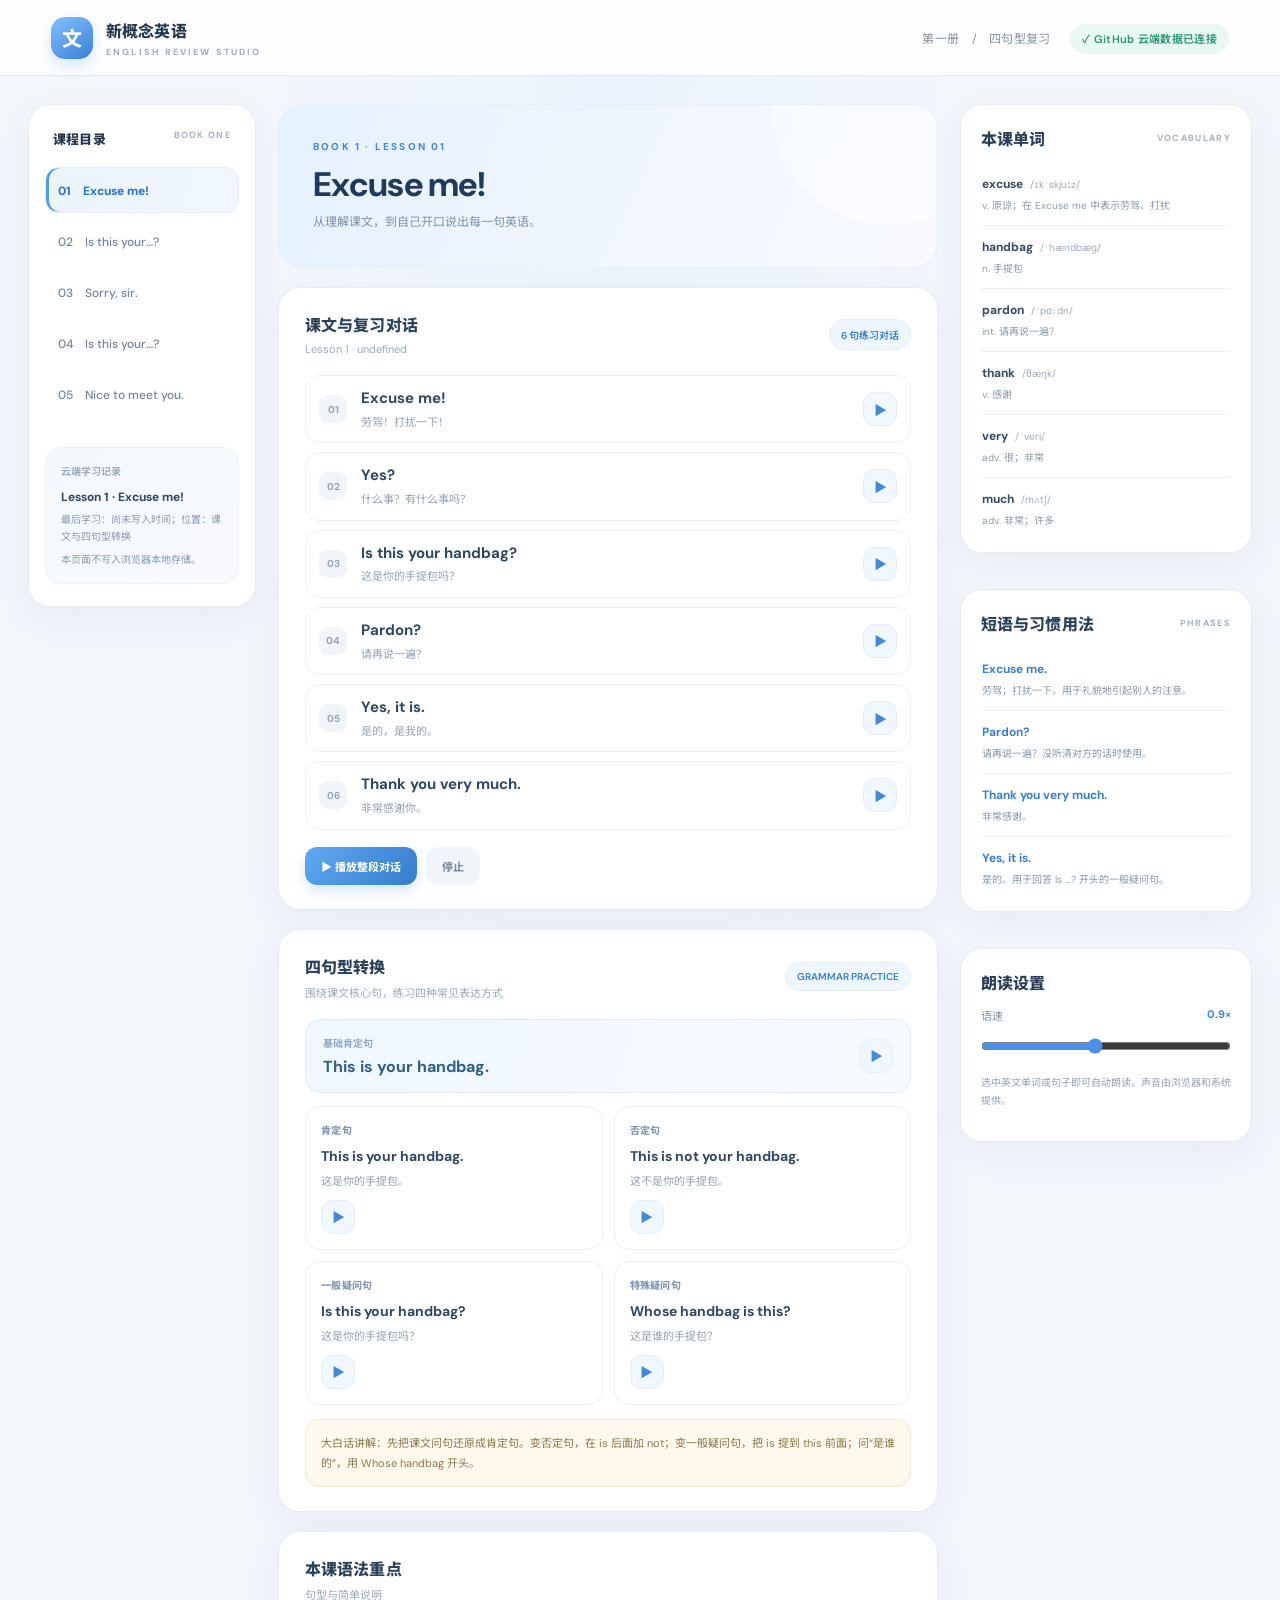
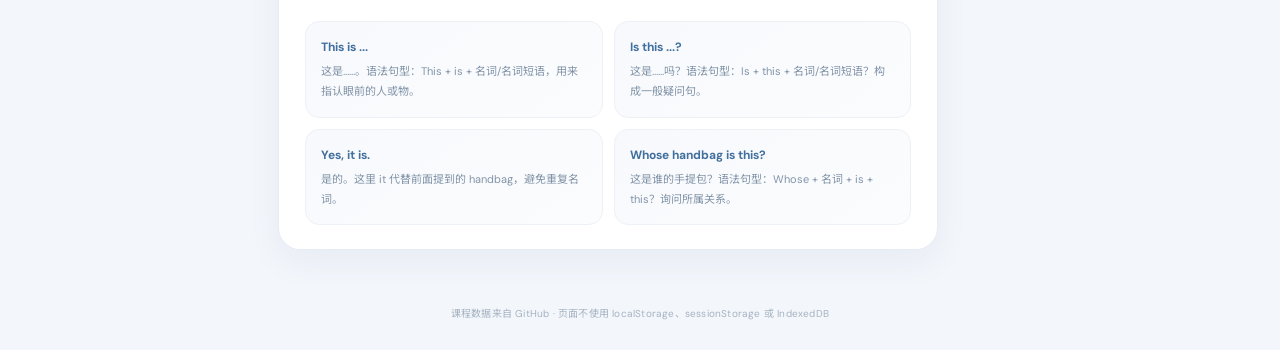
<file: index.html>
<!doctype html>
<html lang="zh-CN"><head><meta charset="utf-8"><meta name="viewport" content="width=device-width,initial-scale=1"><meta http-equiv="Cache-Control" content="no-store"><title>新概念英语第一册 · 复习室</title><link rel="stylesheet" href="style.css"></head><body>
<header><div class="brand"><span class="logo">文</span><div>新概念英语<small>ENGLISH REVIEW STUDIO</small></div></div><div class="top">第一册　/　四句型复习 <span id="cloud">正在连接 GitHub…</span></div></header>
<div class="layout"><aside class="panel side"><h4>课程目录 <small>BOOK ONE</small></h4><button class="lesson active" data-lesson="1">01　Excuse me!</button><button class="lesson" data-lesson="2">02　Is this your…?</button><button class="lesson" data-lesson="3">03　Sorry, sir.</button><button class="lesson" data-lesson="4">04　Is this your…?</button><button class="lesson" data-lesson="5">05　Nice to meet you.</button><div class="history"><label>云端学习记录</label><b id="progressTitle">正在读取…</b><p id="progressTime">从 GitHub progress.json 读取</p><p class="hint">本页面不写入浏览器本地存储。</p></div></aside>
<main><section class="hero"><label>BOOK 1 · LESSON 01</label><h1 id="lessonTitle">Excuse me!</h1><p>从理解课文，到自己开口说出每一句英语。</p></section>
<section class="panel block"><div class="head"><div><h2>课文与复习对话</h2><p id="lessonSub">Lesson 1 · 对话精读</p></div><span class="tag" id="count">6 句对话</span></div><div id="dialogue" class="dialogue"></div><div class="actions"><button class="primary" id="playAll">▶ 播放整段对话</button><button class="soft" id="stop">停止</button></div></section>
<section class="panel block"><div class="head"><div><h2>四句型转换</h2><p>围绕课文核心句，练习四种常见表达方式</p></div><span class="tag">GRAMMAR PRACTICE</span></div><div class="base"><div><small>基础肯定句</small><b id="base"></b></div><button class="sound" data-speak="base">▶</button></div><div id="types" class="types"></div><div class="explain">大白话讲解：先把课文问句还原成肯定句。变否定句，在 is 后面加 not；变一般疑问句，把 is 提到 this 前面；问“是谁的”，用 Whose handbag 开头。</div></section>
<section class="panel block"><div class="head"><div><h2>本课语法重点</h2><p>句型与简单说明</p></div></div><div id="grammar" class="grammar"></div></section></main>
<aside class="right"><section class="panel block"><div class="head"><h3>本课单词</h3><small>VOCABULARY</small></div><div id="words"></div></section><section class="panel block"><div class="head"><h3>短语与习惯用法</h3><small>PHRASES</small></div><div id="phrases"></div></section><section class="panel block"><div class="head"><h3>朗读设置</h3></div><label class="rate">语速 <b id="rateVal">0.9×</b></label><input id="rate" type="range" min=".65" max="1.2" step=".05" value=".9"><p class="hint">选中英文单词或句子即可自动朗读。声音由浏览器和系统提供。</p></section></aside></div><footer>课程数据来自 GitHub · 页面不使用 localStorage、sessionStorage 或 IndexedDB</footer>
<script src="app.js"></script></body></html>
</file>
<file: style.css>
@import url('https://fonts.googleapis.com/css2?family=DM+Sans:wght@400;500;600;700;800&family=Noto+Sans+SC:wght@400;500;600;700;800&display=swap');
:root{
 --blue:#397fce;--blue2:#65a6ef;--ink:#23364d;--muted:#8495a9;--line:#e7edf5;
 --bg:#f3f6fb;--surface:#fff;--pale:#edf5ff;--shadow:0 12px 34px rgba(37,68,105,.055);
 --radius:22px;
}
*{box-sizing:border-box}
html{scroll-behavior:smooth}
body{margin:0;background:radial-gradient(ellipse at 48% 0%,#eaf3ff 0,transparent 38%),var(--bg);color:var(--ink);font:14px 'DM Sans','Noto Sans SC',sans-serif;-webkit-font-smoothing:antialiased}
button,input{font:inherit}
button{transition:transform .18s ease,box-shadow .18s ease,background .18s ease}
button:focus-visible{outline:3px solid rgba(67,139,220,.28);outline-offset:2px}
header{height:76px;background:rgba(255,255,255,.88);backdrop-filter:blur(18px);-webkit-backdrop-filter:blur(18px);border-bottom:1px solid rgba(224,233,243,.9);display:flex;align-items:center;justify-content:space-between;padding:0 max(4vw,24px);position:sticky;top:0;z-index:10}
.brand{display:flex;align-items:center;gap:13px;font-weight:800;font-size:16px;letter-spacing:.1px}
.brand small{display:block;font-size:9px;letter-spacing:2.1px;color:#9aabbd;margin-top:4px;font-weight:700}
.logo{width:42px;height:42px;border-radius:14px;background:linear-gradient(145deg,#83c1ff,#397fd4);display:grid;place-items:center;color:white;font-size:20px;box-shadow:0 6px 14px rgba(64,137,214,.22)}
.top{color:#8192a6;font-size:12px;letter-spacing:.3px}
.top span{margin-left:16px;color:#269574;background:#eaf8f2;padding:8px 12px;border-radius:99px;font-size:11px;font-weight:600}
.layout{max-width:1680px;margin:28px auto;padding:0 28px;display:grid;grid-template-columns:228px minmax(460px,1fr) 292px;gap:22px;align-items:start}
.panel{background:rgba(255,255,255,.96);border:1px solid rgba(228,235,244,.95);border-radius:var(--radius);box-shadow:var(--shadow)}
.side,.right{position:sticky;top:98px}
.side{padding:22px 16px}
.side h4{font-size:13px;margin:2px 8px 19px;font-weight:800;letter-spacing:.2px}
.side h4 small{float:right;color:#a4b2c1;font-size:9px;letter-spacing:1.3px;font-weight:700}
.lesson{display:flex;align-items:center;width:100%;text-align:left;border:1px solid transparent;background:transparent;padding:13px 12px;border-radius:13px;color:#71849b;font-size:12px;margin:5px 0;cursor:pointer;font-weight:500}
.lesson:hover{background:#f5f8fc;color:#397fce;transform:translateX(2px)}
.lesson.active{background:linear-gradient(105deg,#eaf4ff,#f2f7ff);border-color:#e2efff;color:#2876ca;font-weight:800;box-shadow:inset 3px 0 #5598e5}
.history{margin-top:30px;background:linear-gradient(145deg,#f4f8fd,#f8faff);border:1px solid #edf2f8;border-radius:16px;padding:15px}
.history label{display:block;color:#94a6ba;font-size:10px;margin-bottom:9px;font-weight:600}
.history b{font-size:12px;color:#304761}
.history p{font-size:10px;color:#899bb0;line-height:1.7;margin:6px 0 0}
main{min-width:0}
.hero{position:relative;overflow:hidden;background:linear-gradient(115deg,#e5f1ff 0%,#f1f6ff 58%,#f8faff 100%);border:1px solid #e6f0fc;border-radius:25px;padding:31px 34px;margin-bottom:19px;min-height:164px}
.hero:after{content:"";position:absolute;width:230px;height:230px;border-radius:50%;right:-65px;top:-110px;background:rgba(255,255,255,.34);pointer-events:none}
.hero label{font-size:10px;letter-spacing:2.2px;color:#4389d6;font-weight:800}
.hero h1{font-size:34px;line-height:1.15;letter-spacing:-.7px;margin:11px 0 8px;color:#203a59}
.hero p{margin:0;color:#7f94ad;font-size:12px;line-height:1.7}
.block{padding:24px 26px;margin-bottom:19px}
.head{display:flex;align-items:center;justify-content:space-between;gap:12px;margin-bottom:19px}
.head h2,.head h3{font-size:16px;margin:0;font-weight:800;letter-spacing:.1px;color:#2b4059}
.head p{font-size:11px;color:#9aabbd;margin:6px 0 0}
.head small{font-size:9px;color:#a2b1c1;letter-spacing:1.35px;font-weight:700}
.tag{font-size:10px;color:#397fce;background:#eef6ff;border:1px solid #e3effd;padding:7px 11px;border-radius:99px;white-space:nowrap;font-weight:600}
.dialogue{display:grid;gap:9px}
.line{display:grid;grid-template-columns:30px minmax(0,1fr) 34px;gap:12px;align-items:center;border:1px solid #edf1f6;border-radius:15px;padding:12px 13px;background:#fff;transition:border-color .18s,background .18s,transform .18s}
.line:hover{border-color:#dceafb;background:#fbfdff;transform:translateY(-1px)}
.num{width:28px;height:28px;border-radius:9px;background:#f1f5fa;color:#91a2b5;display:grid;place-items:center;font-size:10px;font-weight:700}
.en{font-size:15px;font-weight:700;color:#304762;line-height:1.45;cursor:text}
.zh{font-size:11px;color:#94a4b6;margin-top:4px;line-height:1.5}
.sound{border:1px solid #e4effc;background:#f0f7ff;color:#4389d6;border-radius:11px;width:34px;height:34px;cursor:pointer;font-size:13px;display:grid;place-items:center}
.sound:hover{background:#e2f0ff;border-color:#cfe3fb;box-shadow:0 4px 10px rgba(65,135,210,.12);transform:translateY(-1px)}
.actions{display:flex;gap:9px;margin-top:17px}
.primary,.soft{border:0;border-radius:12px;padding:11px 16px;font-size:11px;font-weight:700;cursor:pointer}
.primary{background:linear-gradient(130deg,#62a8f1,#347dcc);color:white;box-shadow:0 6px 13px rgba(58,127,203,.18)}
.primary:hover{box-shadow:0 9px 17px rgba(58,127,203,.24);transform:translateY(-1px)}
.soft{background:#f1f5f9;color:#71849a}
.soft:hover{background:#e8eef5}
.base{background:linear-gradient(110deg,#f0f7ff,#f7faff);border:1px solid #e2edfb;border-radius:15px;padding:15px 17px;display:flex;justify-content:space-between;align-items:center;margin-bottom:13px}
.base small{display:block;color:#8ca5c0;font-size:10px;margin-bottom:6px;font-weight:600}
.base b{color:#315d8b;font-size:16px}
.types{display:grid;grid-template-columns:1fr 1fr;gap:11px}
.type{border:1px solid #eaf0f6;border-radius:15px;padding:15px;background:#fff;transition:border-color .18s,box-shadow .18s}
.type:hover{border-color:#d9e9fa;box-shadow:0 6px 18px rgba(40,83,130,.045)}
.type label{display:block;color:#8198b0;font-size:10px;font-weight:800;margin-bottom:9px;letter-spacing:.3px}
.type strong{font-size:14px;line-height:1.5;color:#304863;overflow-wrap:anywhere}
.type p{font-size:11px;color:#93a3b5;margin:6px 0 0;line-height:1.55}
.type .sound{margin-top:10px}
.explain{background:#fff9ed;border:1px solid #f4e8ce;border-radius:14px;padding:13px 15px;color:#90784d;font-size:11px;line-height:1.85;margin-top:14px}
.grammar{display:grid;grid-template-columns:1fr 1fr;gap:11px}
.grammar-item{padding:15px;background:linear-gradient(145deg,#f7f9fc,#fbfcfe);border:1px solid #edf1f6;border-radius:14px}
.grammar-item b{font-size:12px;color:#416f9e}
.grammar-item p{font-size:11px;color:#8294a8;line-height:1.8;margin:7px 0 0}
.right{display:grid;gap:17px}
.right .block{padding:21px 20px}
.right .head{margin-bottom:13px}
.word,.phrase{padding:11px 1px;border-bottom:1px solid #eef2f6}
.word:last-child,.phrase:last-child{border:0;padding-bottom:2px}
.word b,.phrase b{font-size:12px;color:#354b64;font-weight:700}
.phon{font-size:10px;color:#9babbc;margin-left:7px}
.meaning{font-size:10px;color:#899bad;margin-top:5px;line-height:1.7}
.phrase b{color:#397fce}
.rate{display:flex;justify-content:space-between;color:#8497ad;font-size:11px}
.rate b{color:#4388d3;font-weight:800}
input[type=range]{width:100%;accent-color:#4b8fe8;margin:15px 0 10px;cursor:pointer}
.hint{font-size:10px;color:#95a5b7;line-height:1.8}
footer{text-align:center;color:#a6b3c1;font-size:10px;padding:8px 0 30px;letter-spacing:.2px}
::selection{background:#cfe5ff;color:#214c78}
@media(max-width:1250px){.layout{grid-template-columns:205px minmax(0,1fr);gap:18px}.right{position:static;grid-column:1/-1;grid-template-columns:repeat(3,minmax(0,1fr))}}
@media(max-width:760px){
 header{height:66px;padding:0 14px}.brand{font-size:14px}.logo{width:37px;height:37px}.top{font-size:0}.top span{font-size:10px;margin-left:0}
 .layout{display:flex;flex-direction:column;padding:12px;margin:0;gap:13px}.side{position:static;width:100%;padding:15px}.side h4{margin-bottom:10px}.side .lesson{display:inline-flex;width:auto;padding:10px 11px;margin:3px 2px}.side .history{display:none}
 main,.right{width:100%}.right{display:grid;grid-template-columns:1fr 1fr;gap:12px}.right .block{padding:16px}
 .hero{padding:23px 22px;min-height:140px;border-radius:20px}.hero h1{font-size:28px}.block{padding:18px;margin-bottom:13px;border-radius:18px}.head h2,.head h3{font-size:14px}
 .types,.grammar{grid-template-columns:1fr}.line{padding:10px;gap:9px}.en{font-size:14px}.actions{flex-wrap:wrap}
}
@media(max-width:420px){.right{grid-template-columns:1fr}.tag{font-size:9px}.hero h1{font-size:25px}}
</file>
